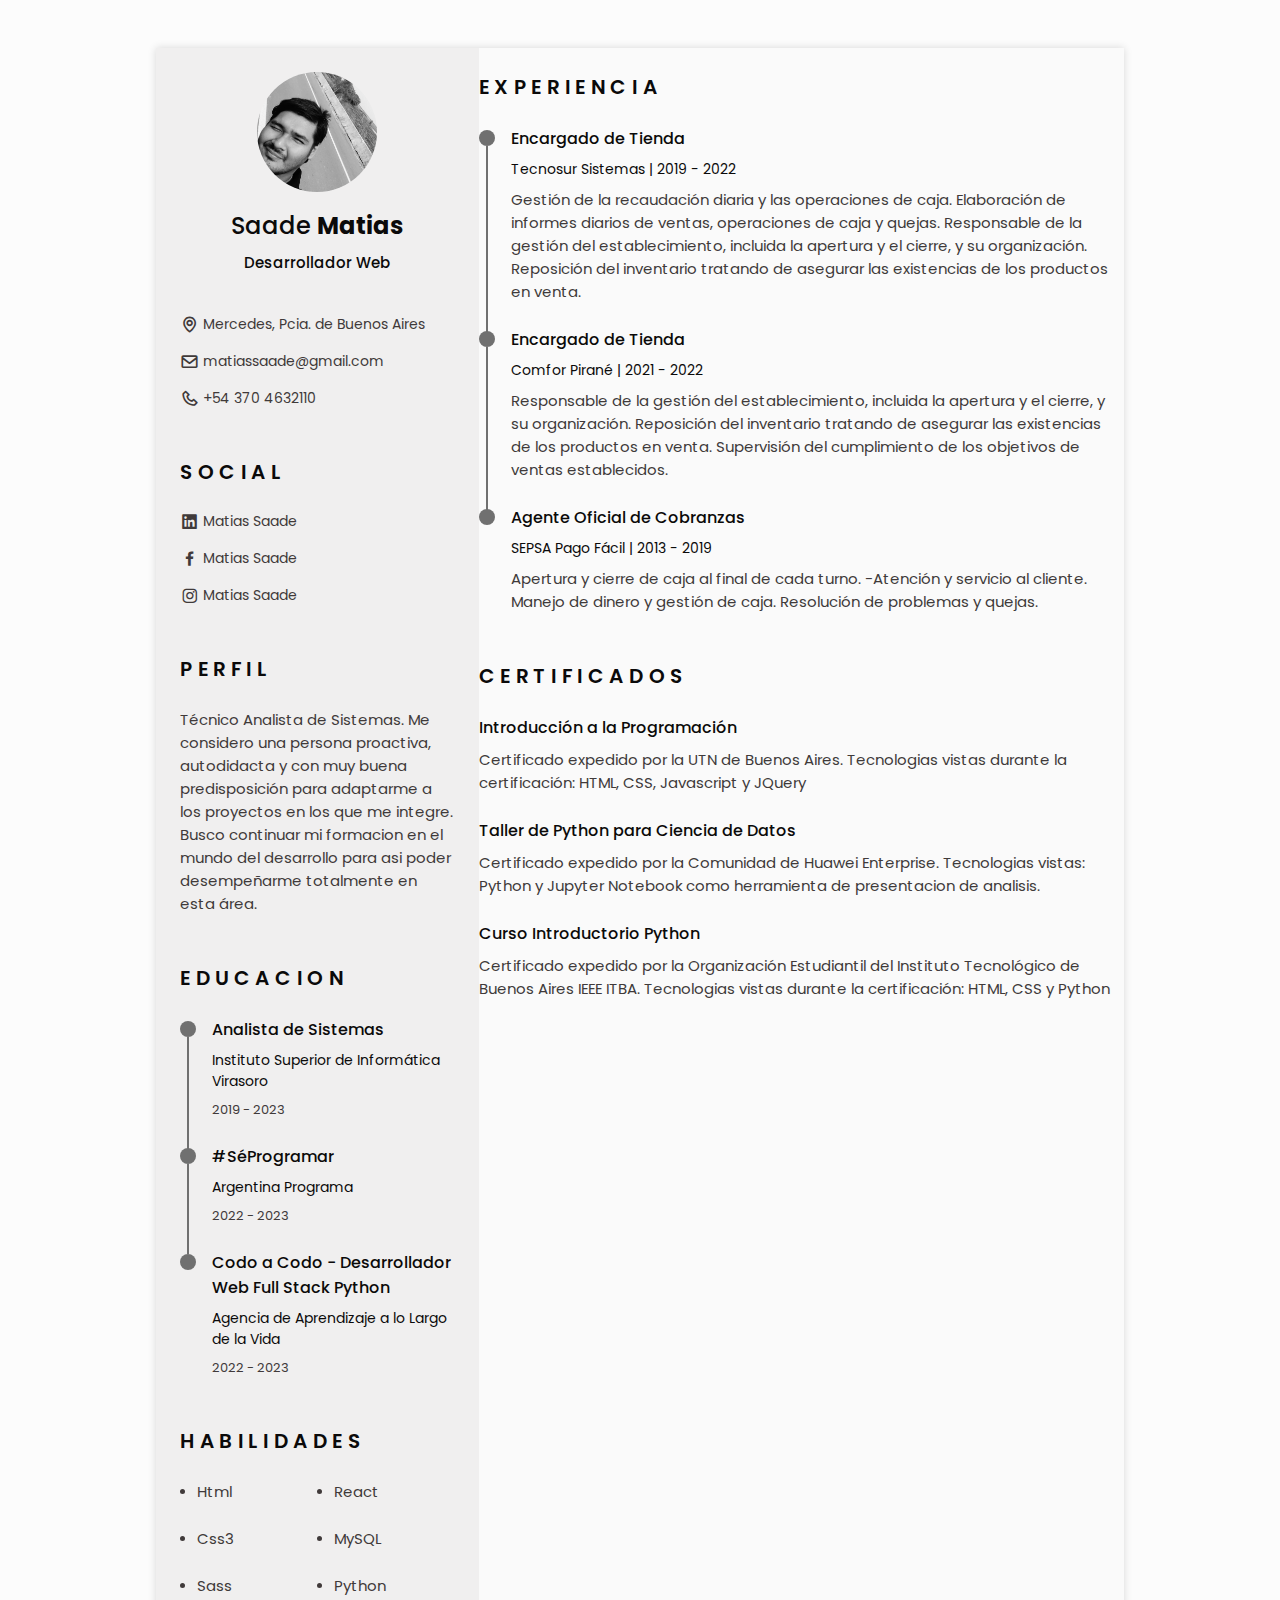
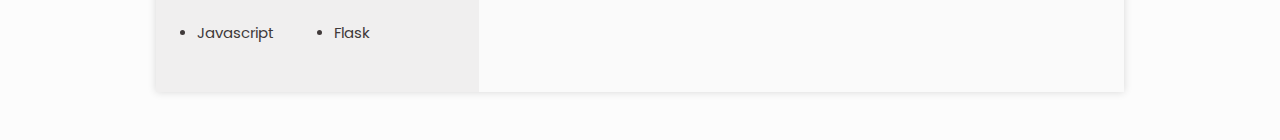
<file: index.html>
<!DOCTYPE html>
    <html lang="es">
    <head>
        <meta charset="UTF-8">
        <meta name="viewport" content="width=device-width, initial-scale=1.0">

        <!--========== BOX ICONS ==========-->
        <link rel="stylesheet" href="https://cdn.jsdelivr.net/npm/boxicons@latest/css/boxicons.min.css">

        <!--========== CSS ==========-->
        <link rel="stylesheet" href="styles.css">

        <title>Matias Saade CV</title>
    </head>
    <body>
        <!--========== HEADER ==========-->
        <header class="l-header" id="header">
        	<nav class="nav bd-container">
				<a href="#" class="nav__logo">M.S.</a>
				<div class="nav__menu" id="nav-menu">
					<ul class="nav__list">
						<li class="nav__item">
							<a href="#inicio" class="nav__link active-link">
								<i class="bx bx-home nav__icon"></i>Inicio
							</a>
						</li>

						<li class="nav__item">
							<a href="#perfil" class="nav__link">
								<i class="bx bx-user nav__icon"></i>Perfil
							</a>
						</li>
						
						<li class="nav__item">
							<a href="#educacion" class="nav__link">
								<i class="bx bx-book nav__icon"></i>Educacion
							</a>
						</li>

						<li class="nav__item">
							<a href="#habilidades" class="nav__link">
								<i class="bx bx-receipt nav__icon"></i>Habilidades
							</a>
						</li>

						<li class="nav__item">
							<a href="#experiencia" class="nav__link">
								<i class="bx bx-briefcase-alt nav__icon"></i>Experiencia
							</a>
						</li>

						<li class="nav__item">
							<a href="#certificados" class="nav__link">
								<i class="bx bx-award nav__icon"></i>Certificados
							</a>
						</li>	
					</ul>	
				</div>
				<div class="nav__toggle" id="nav-toggle">
					<i class="bx bx-grid-alt"></i>
				</div>
			</nav>
        </header>

        <main class="l-main bd-container">
            
            <div class="resume" id="area-cv">
                <div class="resume__left">
                    <!--========== HOME ==========-->
                    <section class="home" id="inicio">
							<div class="home__container section bd-grid" id="">
								<div class="home__data bd-grid" id="">
									<img src="perfil.jpeg" alt="foto de perfil" class="home__img">
									<h1 class="home__title">Saade <b>Matias</b></h1>
									<h3 class="home__profession">Desarrollador Web</h3>
									
									<div class="" id="">
										<a download="" href="assets/pdf/cv.pdf" class="home__button-movil">Descargar CV</a>
									</div>
								</div>
								<div class="home__address bd-grid" id="">
									<span class="home__information">
										<i class="bx bx-map home__icon"></i>Mercedes, Pcia. de Buenos Aires
									</span>
									<span class="home__information">
										<i class="bx bx-envelope home__icon"></i>matiassaade@gmail.com
									</span>
									<span class="home__information">
										<i class="bx bx-phone home__icon"></i>+54 370 4632110
									</span>
								</div>
							</div>
                        

                    </section>          
                    
                    <!--========== SOCIAL ==========-->
                    <section class="social section" id="social">
							<h2 class="section-title">SOCIAL</h2>
							<div class="social__container bd-grid" id="">
								<a href="www.linkedin.com" class="social__link">
									<i class="bx bxl-linkedin-square social__icon"></i>Matias Saade
								</a>
								<a href="www.facebook.com" target="_blank" class="social__link">
									<i class="bx bxl-facebook social__icon"></i>Matias Saade
								</a>
								<a href="www.instagram.com" target="_blank" class="social__link">
									<i class="bx bxl-instagram social__icon"></i>Matias Saade
								</a>
							</div>
                    </section>

                    <!--========== PERFIL ==========-->
                    <section class="profile section" id="perfil">
							<h2 class="section-title">Perfil</h2>
							<p class="profile__description">Técnico Analista de Sistemas. Me considero una persona proactiva, autodidacta y con muy buena predisposición para adaptarme a los proyectos en los que me integre. Busco continuar mi formacion en el mundo del desarrollo para asi poder desempeñarme totalmente en esta área.</p>
						</section>
                    
                    <!--========== EDUCACION ==========-->
                    <section class="education section" id="educacion">
							<h2 class="section-title">Educacion</h2>
							<div class="education__container bd-grid" id="">
							
								<div class="education__content" id="">
									<div class="education__time" id="">
										<span class="education__rounder"></span>
										<span class="education__line"></span>
									</div>
									
									<div class="education__data bd-grid" id="">
										<h3 class="education__title">Analista de Sistemas</h3>
										<span class="education__studies">Instituto Superior de Informática Virasoro</span>
										<span class="education__year">2019 - 2023</span>
									</div>
								</div>
								
								<div class="education__content" id="">
									<div class="education__time" id="">
										<span class="education__rounder"></span>
										<span class="education__line"></span>
									</div>
									
									<div class="education__data bd-grid" id="">
										<h3 class="education__title">#SéProgramar</h3>
										<span class="education__studies">Argentina Programa</span>
										<span class="education__year">2022 - 2023</span>
									</div>
								</div>
								
								<div class="education__content" id="">
									<div class="education__time" id="">
										<span class="education__rounder"></span>
										<!--<span class="education__line"></span>-->
									</div>
									
									<div class="education__data bd-grid" id="">
										<h3 class="education__title">Codo a Codo - Desarrollador Web Full Stack Python</h3>
										<span class="education__studies">Agencia de Aprendizaje a lo Largo de la Vida</span>
										<span class="education__year">2022 - 2023</span>
									</div>
								</div>
							</div>
                    </section>


                    <!--========== HABILIDADES  ==========-->
                    <section class="skills section" id="habilidades">
							<h2 class="section-title">Habilidades</h2>
							
							<div class="skills__content bd-grid" id="">
							
								<ul class="skills__data">
									<li class="skills__name">
										<span class="skills__circle"></span>Html
									</li>
									<li class="skills__name">
										<span class="skills__circle"></span>Css3
									</li>
									<li class="skills__name">
										<span class="skills__circle"></span>Sass
									</li>
									<li class="skills__name">
										<span class="skills__circle"></span>Javascript
									</li>
								</ul>
								
								<ul class="skills__data">
									<li class="skills__name">
										<span class="skills__circle"></span>React
									</li>
									<li class="skills__name">
										<span class="skills__circle"></span>MySQL
									</li>
									<li class="skills__name">
										<span class="skills__circle"></span>Python
									</li>
									<li class="skills__name">
										<span class="skills__circle"></span>Flask
									</li>
								</ul>			
							</div>
                    </section>

                </div>

                <div class="resume__right">
                    <!--========== EXPERIENCIA ==========-->
                    <section class="experience section" id="experiencia">
							<h2 class="section-title">Experiencia</h2>
							
							<div class="experience__container bd-grid" id="">
							
								<div class="experience__content" id="">
									<div class="experience__time" id="">
										<span class="experience__rounder"></span>
										<span class="experience__line"></span>
									</div>
									
									<div class="experience__data bd-grid" id="">
										<h3 class="experience__title">Encargado de Tienda</h3>
										<span class="experience__company">Tecnosur Sistemas | 2019 - 2022</span>
										<p class="experience__description">Gestión de la recaudación diaria y las operaciones de caja. Elaboración de informes diarios de ventas, operaciones de caja y quejas. Responsable de la gestión del establecimiento, incluida la apertura y el cierre, y su organización. Reposición del inventario tratando de asegurar las existencias de los productos en venta.</p>
									</div>
								</div>
								
								<div class="experience__content" id="">
									<div class="experience__time" id="">
										<span class="experience__rounder"></span>
										<span class="experience__line"></span>
									</div>
									
									<div class="experience__data bd-grid" id="">
										<h3 class="experience__title">Encargado de Tienda</h3>
										<span class="experience__company">Comfor Pirané | 2021 - 2022</span>
										<p class="experience__description">Responsable de la gestión del establecimiento, incluida la apertura y el cierre, y su organización. Reposición del inventario tratando de asegurar las existencias de los productos en venta. Supervisión del cumplimiento de los objetivos de ventas establecidos.</p>
									</div>
								</div>
								
								<div class="experience__content" id="">
									<div class="experience__time" id="">
										<span class="experience__rounder"></span>
										<!--<span class="experience__line"></span>-->
									</div>
									
									<div class="experience__data bd-grid" id="">
										<h3 class="experience__title">Agente Oficial de Cobranzas</h3>
										<span class="experience__company">SEPSA Pago Fácil | 2013 - 2019</span>
										<p class="experience__description">Apertura y cierre de caja al final de cada turno. -Atención y servicio al cliente. Manejo de dinero y gestión de caja. Resolución de problemas y quejas.</p>
									</div>
								</div>
								
								
							</div>
                        
                    </section>

                    <!--========== CERTIFICADOS ==========-->
                    <section class="certificate section" id="certificados">
							
							<h2 class="section-title">Certificados</h2>
							<div class="certificate__container bd-grid" id="">
							
								<div class="certificate__content" id="">
									<h3 class="certificate__title">Introducción a la Programación</h3>
									<p class="certificate__description">Certificado expedido por la UTN de Buenos Aires. Tecnologias vistas durante la certificación: HTML, CSS, Javascript y JQuery</p>
								</div>
								<div class="certificate__content" id="">
									<h3 class="certificate__title">Taller de Python para Ciencia de Datos</h3>
									<p class="certificate__description">Certificado expedido por la Comunidad de Huawei Enterprise. Tecnologias vistas: Python y Jupyter Notebook como herramienta de presentacion de analisis. </p>
								</div>
								<div class="certificate__content" id="">
									<h3 class="certificate__title">Curso Introductorio Python</h3>
									<p class="certificate__description">Certificado expedido por la Organización Estudiantil del Instituto Tecnológico de Buenos Aires IEEE ITBA. Tecnologias vistas durante la certificación: HTML, CSS y Python</p>
								</div>
								
								
							</div>
                        
                    </section>

                    
                </div>
            </div>        
        </main>

        <!--========== SCROLL TOP ==========-->
			<a href="#inicio" class="scrolltop" id="scroll-top">
				<i class="bx bx-up-arrow-alt scrolltop__icon"></i>
			</a>

        

        <!--========== MAIN JS ==========-->
        <script src="main.js"></script>
    </body>
</html>
</file>
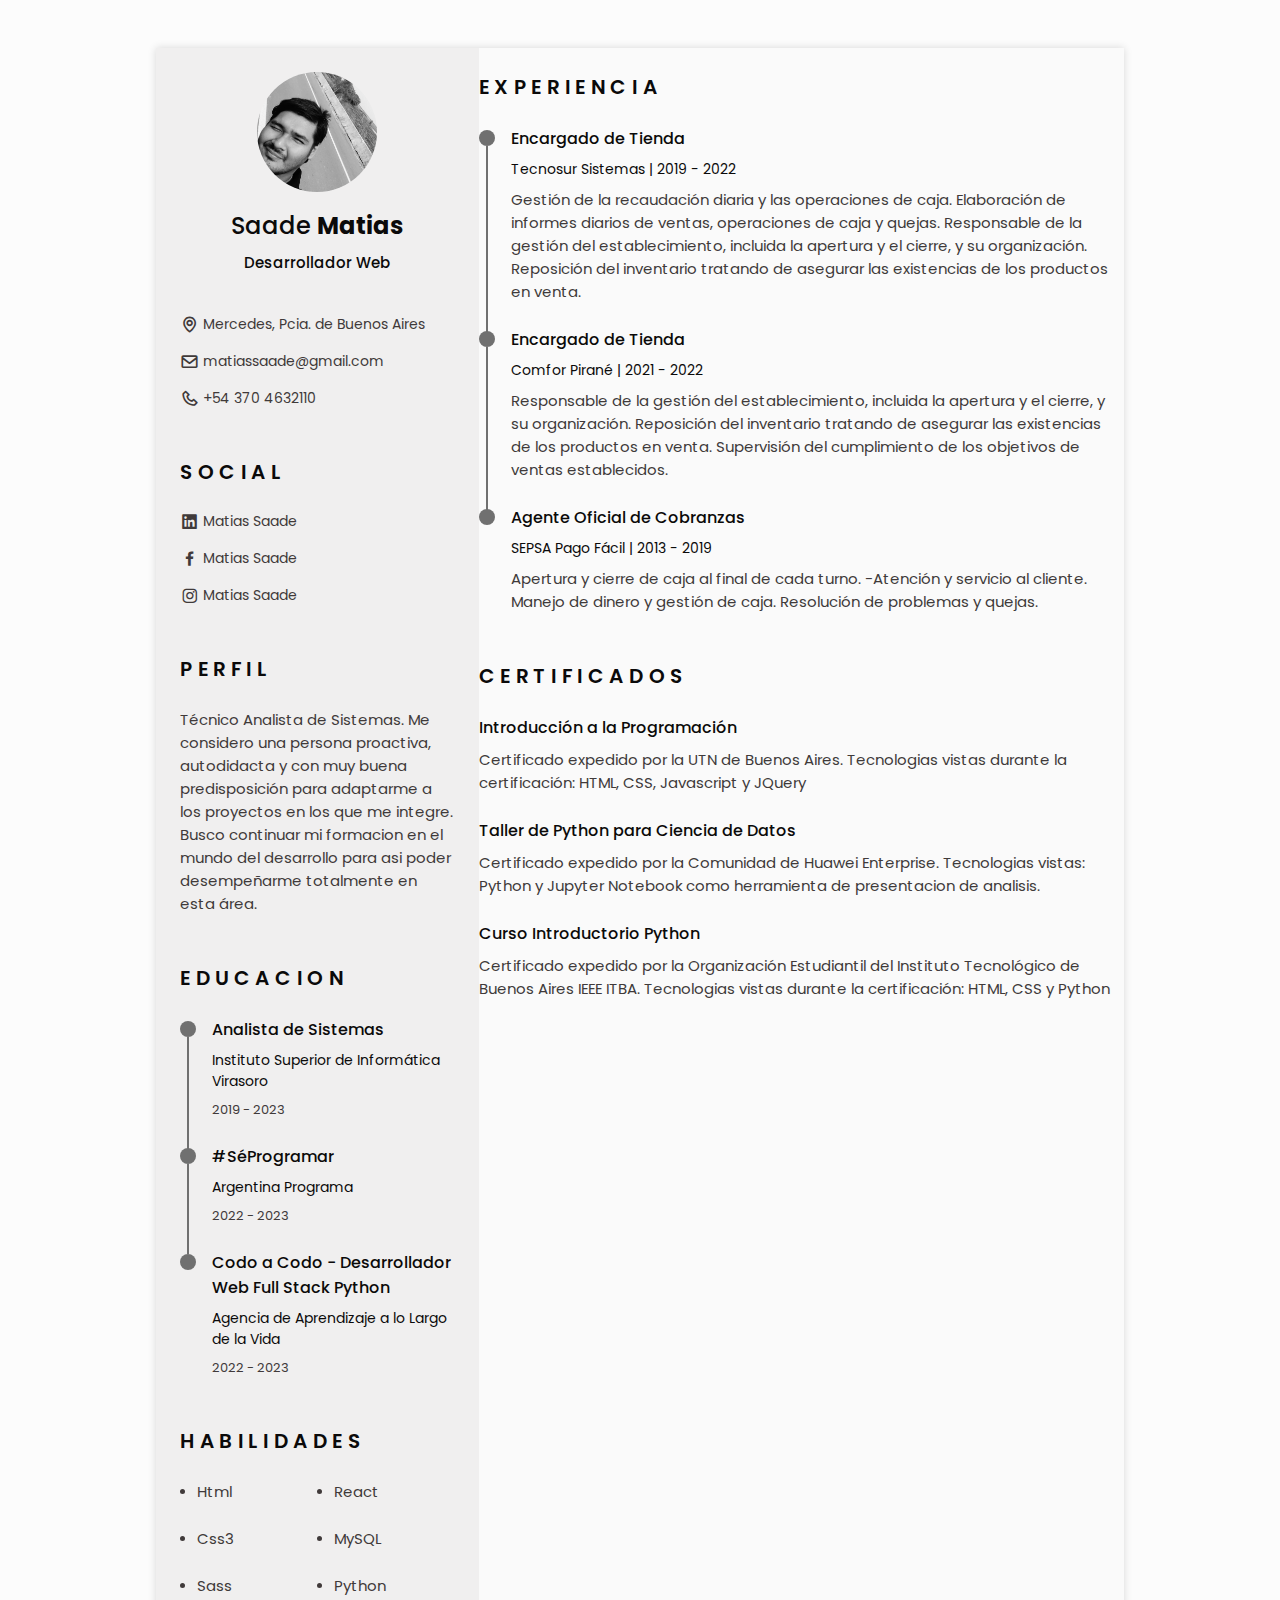
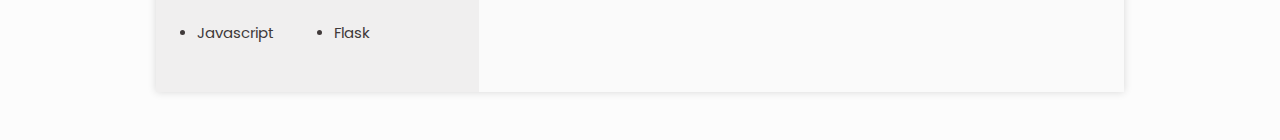
<file: cv_matias.html>
<!DOCTYPE html>
    <html lang="es">
    <head>
        <meta charset="UTF-8">
        <meta name="viewport" content="width=device-width, initial-scale=1.0">

        <!--========== BOX ICONS ==========-->
        <link rel="stylesheet" href="https://cdn.jsdelivr.net/npm/boxicons@latest/css/boxicons.min.css">

        <!--========== CSS ==========-->
        <link rel="stylesheet" href="styles.css">

        <title>Matias Saade CV</title>
    </head>
    <body>
        <!--========== HEADER ==========-->
        <header class="l-header" id="header">
        	<nav class="nav bd-container">
				<a href="#" class="nav__logo">M.S.</a>
				<div class="nav__menu" id="nav-menu">
					<ul class="nav__list">
						<li class="nav__item">
							<a href="#inicio" class="nav__link active-link">
								<i class="bx bx-home nav__icon"></i>Inicio
							</a>
						</li>

						<li class="nav__item">
							<a href="#perfil" class="nav__link">
								<i class="bx bx-user nav__icon"></i>Perfil
							</a>
						</li>
						
						<li class="nav__item">
							<a href="#educacion" class="nav__link">
								<i class="bx bx-book nav__icon"></i>Educacion
							</a>
						</li>

						<li class="nav__item">
							<a href="#habilidades" class="nav__link">
								<i class="bx bx-receipt nav__icon"></i>Habilidades
							</a>
						</li>

						<li class="nav__item">
							<a href="#experiencia" class="nav__link">
								<i class="bx bx-briefcase-alt nav__icon"></i>Experiencia
							</a>
						</li>

						<li class="nav__item">
							<a href="#certificados" class="nav__link">
								<i class="bx bx-award nav__icon"></i>Certificados
							</a>
						</li>	
					</ul>	
				</div>
				<div class="nav__toggle" id="nav-toggle">
					<i class="bx bx-grid-alt"></i>
				</div>
			</nav>
        </header>

        <main class="l-main bd-container">
            
            <div class="resume" id="area-cv">
                <div class="resume__left">
                    <!--========== HOME ==========-->
                    <section class="home" id="inicio">
							<div class="home__container section bd-grid" id="">
								<div class="home__data bd-grid" id="">
									<img src="perfil.jpeg" alt="foto de perfil" class="home__img">
									<h1 class="home__title">Saade <b>Matias</b></h1>
									<h3 class="home__profession">Desarrollador Web</h3>
									
									<div class="" id="">
										<a download="" href="assets/pdf/cv.pdf" class="home__button-movil">Descargar CV</a>
									</div>
								</div>
								<div class="home__address bd-grid" id="">
									<span class="home__information">
										<i class="bx bx-map home__icon"></i>Mercedes, Pcia. de Buenos Aires
									</span>
									<span class="home__information">
										<i class="bx bx-envelope home__icon"></i>matiassaade@gmail.com
									</span>
									<span class="home__information">
										<i class="bx bx-phone home__icon"></i>+54 370 4632110
									</span>
								</div>
							</div>
                        
                        <!-- Boton para cambiar tema -->
                        
    
                        <!-- boton para generar pdf y descargarlo -->

                    </section>          
                    
                    <!--========== SOCIAL ==========-->
                    <section class="social section" id="social">
							<h2 class="section-title">SOCIAL</h2>
							<div class="social__container bd-grid" id="">
								<a href="www.linkedin.com" class="social__link">
									<i class="bx bxl-linkedin-square social__icon"></i>Matias Saade
								</a>
								<a href="www.facebook.com" target="_blank" class="social__link">
									<i class="bx bxl-facebook social__icon"></i>Matias Saade
								</a>
								<a href="www.instagram.com" target="_blank" class="social__link">
									<i class="bx bxl-instagram social__icon"></i>Matias Saade
								</a>
							</div>
                    </section>

                    <!--========== PERFIL ==========-->
                    <section class="profile section" id="perfil">
							<h2 class="section-title">Perfil</h2>
							<p class="profile__description">Técnico Analista de Sistemas. Me considero una persona proactiva, autodidacta y con muy buena predisposición para adaptarme a los proyectos en los que me integre. Busco continuar mi formacion en el mundo del desarrollo para asi poder desempeñarme totalmente en esta área.</p>
						</section>
                    
                    <!--========== EDUCACION ==========-->
                    <section class="education section" id="educacion">
							<h2 class="section-title">Educacion</h2>
							<div class="education__container bd-grid" id="">
							
								<div class="education__content" id="">
									<div class="education__time" id="">
										<span class="education__rounder"></span>
										<span class="education__line"></span>
									</div>
									
									<div class="education__data bd-grid" id="">
										<h3 class="education__title">Analista de Sistemas</h3>
										<span class="education__studies">Instituto Superior de Informática Virasoro</span>
										<span class="education__year">2019 - 2023</span>
									</div>
								</div>
								
								<div class="education__content" id="">
									<div class="education__time" id="">
										<span class="education__rounder"></span>
										<span class="education__line"></span>
									</div>
									
									<div class="education__data bd-grid" id="">
										<h3 class="education__title">#SéProgramar</h3>
										<span class="education__studies">Argentina Programa</span>
										<span class="education__year">2022 - 2023</span>
									</div>
								</div>
								
								<div class="education__content" id="">
									<div class="education__time" id="">
										<span class="education__rounder"></span>
										<!--<span class="education__line"></span>-->
									</div>
									
									<div class="education__data bd-grid" id="">
										<h3 class="education__title">Codo a Codo - Desarrollador Web Full Stack Python</h3>
										<span class="education__studies">Agencia de Aprendizaje a lo Largo de la Vida</span>
										<span class="education__year">2022 - 2023</span>
									</div>
								</div>
							</div>
                    </section>


                    <!--========== HABILIDADES  ==========-->
                    <section class="skills section" id="habilidades">
							<h2 class="section-title">Habilidades</h2>
							
							<div class="skills__content bd-grid" id="">
							
								<ul class="skills__data">
									<li class="skills__name">
										<span class="skills__circle"></span>Html
									</li>
									<li class="skills__name">
										<span class="skills__circle"></span>Css3
									</li>
									<li class="skills__name">
										<span class="skills__circle"></span>Sass
									</li>
									<li class="skills__name">
										<span class="skills__circle"></span>Javascript
									</li>
								</ul>
								
								<ul class="skills__data">
									<li class="skills__name">
										<span class="skills__circle"></span>React
									</li>
									<li class="skills__name">
										<span class="skills__circle"></span>MySQL
									</li>
									<li class="skills__name">
										<span class="skills__circle"></span>Python
									</li>
									<li class="skills__name">
										<span class="skills__circle"></span>Flask
									</li>
								</ul>			
							</div>
                    </section>

                </div>

                <div class="resume__right">
                    <!--========== EXPERIENCIA ==========-->
                    <section class="experience section" id="experiencia">
							<h2 class="section-title">Experiencia</h2>
							
							<div class="experience__container bd-grid" id="">
							
								<div class="experience__content" id="">
									<div class="experience__time" id="">
										<span class="experience__rounder"></span>
										<span class="experience__line"></span>
									</div>
									
									<div class="experience__data bd-grid" id="">
										<h3 class="experience__title">Encargado de Tienda</h3>
										<span class="experience__company">Tecnosur Sistemas | 2019 - 2022</span>
										<p class="experience__description">Gestión de la recaudación diaria y las operaciones de caja. Elaboración de informes diarios de ventas, operaciones de caja y quejas. Responsable de la gestión del establecimiento, incluida la apertura y el cierre, y su organización. Reposición del inventario tratando de asegurar las existencias de los productos en venta.</p>
									</div>
								</div>
								
								<div class="experience__content" id="">
									<div class="experience__time" id="">
										<span class="experience__rounder"></span>
										<span class="experience__line"></span>
									</div>
									
									<div class="experience__data bd-grid" id="">
										<h3 class="experience__title">Encargado de Tienda</h3>
										<span class="experience__company">Comfor Pirané | 2021 - 2022</span>
										<p class="experience__description">Responsable de la gestión del establecimiento, incluida la apertura y el cierre, y su organización. Reposición del inventario tratando de asegurar las existencias de los productos en venta. Supervisión del cumplimiento de los objetivos de ventas establecidos.</p>
									</div>
								</div>
								
								<div class="experience__content" id="">
									<div class="experience__time" id="">
										<span class="experience__rounder"></span>
										<!--<span class="experience__line"></span>-->
									</div>
									
									<div class="experience__data bd-grid" id="">
										<h3 class="experience__title">Agente Oficial de Cobranzas</h3>
										<span class="experience__company">SEPSA Pago Fácil | 2013 - 2019</span>
										<p class="experience__description">Apertura y cierre de caja al final de cada turno. -Atención y servicio al cliente. Manejo de dinero y gestión de caja. Resolución de problemas y quejas.</p>
									</div>
								</div>
								
								
							</div>
                        
                    </section>

                    <!--========== CERTIFICADOS ==========-->
                    <section class="certificate section" id="certificados">
							
							<h2 class="section-title">Certificados</h2>
							<div class="certificate__container bd-grid" id="">
							
								<div class="certificate__content" id="">
									<h3 class="certificate__title">Introducción a la Programación</h3>
									<p class="certificate__description">Certificado expedido por la UTN de Buenos Aires. Tecnologias vistas durante la certificación: HTML, CSS, Javascript y JQuery</p>
								</div>
								<div class="certificate__content" id="">
									<h3 class="certificate__title">Taller de Python para Ciencia de Datos</h3>
									<p class="certificate__description">Certificado expedido por la Comunidad de Huawei Enterprise. Tecnologias vistas: Python y Jupyter Notebook como herramienta de presentacion de analisis. </p>
								</div>
								<div class="certificate__content" id="">
									<h3 class="certificate__title">Curso Introductorio Python</h3>
									<p class="certificate__description">Certificado expedido por la Organización Estudiantil del Instituto Tecnológico de Buenos Aires IEEE ITBA. Tecnologias vistas durante la certificación: HTML, CSS y Python</p>
								</div>
								
								
							</div>
                        
                    </section>

                    
                </div>
            </div>        
        </main>

        <!--========== SCROLL TOP ==========-->
			<a href="#inicio" class="scrolltop" id="scroll-top">
				<i class="bx bx-up-arrow-alt scrolltop__icon"></i>
			</a>

        

        <!--========== MAIN JS ==========-->
        <script src="main.js"></script>
    </body>
</html>
</file>
<file: styles.css>
/*===== GOOGLE FONTS =====*/
@import url('https://fonts.googleapis.com/css2?family=Poppins:wght@400;500;600&display=swap');

/*===== VARIABLES CSS =====*/
:root {
  --header-height: 3rem;
  
  /*========== Colores ==========*/
  --title-color: #0B0A0A;
  --text-color: #403A3A;
  --text-color-light: #707070;
  --container-color: #FAFAFA;
  --container-color-alt: #F0EFEF;
  --body-color: #FCFCFC;

  /*========== Fuente ==========*/
  --body-font: 'Poppins', sans-serif;
  --h1-font-size: 1.5rem;
  --h2-font-size: 1.25rem;
  --h3-font-size: 1rem;
  --normal-font-size: .938rem;
  --small-font-size: .875rem;
  --smaller-font-size: .813rem;

  /*========== Font weight ==========*/
  --font-medium: 500;
  --font-semi-bold: 600;

  /*========== Margenes ==========*/
  --mb-1: .5rem;
  --mb-2: 1rem;
  --mb-3: 1.5rem;

  /*========== z index ==========*/
  --z-tooltip: 10;
  --z-fixed: 100;
}

/*========== BASE ==========*/
*,::before,::after{
	box-sizing: border-box;
}

html{
	scroll-behavior: smooth;
}



/*========== Boton descargar pdf ==========*/


/*========== Modificaciones para hoja A4 ==========*/
body{
	margin: 0 0 var(--header-height) 0;
	padding: 0;
	font-family: var(--body-font);
	font-size: var(--normal-font-size);
	background-color: var(--body-color);
	color: var(--text-color);
}

h1,h2,h3,ul,p{
	margin: 0;
}

h1,h2,h3{
	color: var(--title-color);
	font-weight: var(--font-medium);
}

ul{
	padding: 0;
	list-style: none;
}

a{
	text-decoration: none;
}

img{
	max-width: 100%;
	height: auto;
}

/*========== CLASES ==========*/

.section{
	padding: 1.5rem 0;
}

.section-title{
	font-size: var(--h2-font-size);
	color: var(--title-color);
	font-weight: var(--font-semi-bold);
	text-transform: uppercase;
	letter-spacing: .35rem;
	text-align: center;
	margin-bottom: var(--mb-3);
}
/*========== LAYOUT ==========*/
.bd-container{
	max-width: 968px;
	width: calc(100% - 3rem);
	margin-left: var(--mb-3);
	margin-right: var(--mb-3);
}

.bd-grid{
	display: grid;
	gap: 1.5rem;
}

.l-header{
	width: 100%;
	position: fixed;
	bottom: 0;
	left: 0;
	z-index: var(--z-fixed);
	background-color: var(--body-color);
	box-shadow: 0 -1px 4px rgba(0,0,0,.1);
	transition: .3s;
}
/*========== NAV ==========*/
.nav{
	height: var(--header-height);
	display: flex;
	justify-content: space-between;
	align-items: center;
}

@media screen and (max-width: 968px){
	.nav__menu{
		position: fixed;
		bottom: -100%;
		left: 0;
		width: 100%;
		padding: 2rem 1.5rem;
		background-color: var(--body-color);
		box-shadow: 0 1px 4px rgba(0,0,0,.1);
		border-radius: 1rem 1rem 0 0;
		z-index: var(--z-fixed);
		transition: 0.3s;
	}
}

.nav__logo, .nav__toggle{
	color: var(--title-color);
	font-weight: var(--font-medium);
}

.nav__toggle{
	font-size: 1.2rem;
	cursor: pointer;
}

.nav__item{
	text-align: center;
}

.nav__list{
	display: grid;
	grid-template-columns: repeat(3, 1fr);
	gap: 2rem;
}

.nav__link{
	display: flex;
	flex-direction: column;
	font-size: var(--smaller-font-size);
	color: var(--text-color-light);
	font-weight: var(--font-medium);
}

.nav__link:hover{
	color: var(--title-color);
}

.nav__icon{
	font-size: 1.2rem;
	margin-bottom:  var(--mb-1);
}

/* Mostrar menu */
.show-menu{
	bottom: var(--header-height);
}

/* Active menu link */
.active-link{
	color: var(--title-color);
}

/*========== HOME ==========*/
.home{
	position: relative;
}

.home__container{
	gap: 3rem;
}

.home__data{
	gap: .5rem;
	text-align: center;
}

.home__img{
	width: 120px;
	height: 120px;
	border-radius: 50%;
	justify-self: center;
	margin-bottom: var(--mb-1);
	filter: grayscale(1);
}

.home__title{
	font-size: var(--h1-font-size);
}

.home__profession{
	font-size: var(--normal-font-size);
	margin-bottom: var(--mb-1);
}

.home__address{
	gap: 1rem;
}

.home__information{
	display: flex;
	align-items: center;
	font-size: var(--small-font-size);
}

.home__icon{
	font-size: 1.2rem;
	margin-right: .25rem;
}

.home__button-movil{
	display: inline-block;
	border: 2px solid var(--text-color);
	color: var(--title-color);
	padding: 1rem 2rem;
	border-radius: .25rem;
	transition: .3s;
	font-weight: var(--font-medium);
	margin-top: var(--mb-3);
}

.home__button-movil:hover{
	background-color: var(--text-color);
	color: var(--container-color);
}
/*========== REDES ==========*/

.social__container{
	grid-template-columns: max-content;
	gap: 1rem;
}

.social__link{
	display: inline-flex;
	align-items: center;
	font-size: var(--small-font-size);
	color: var(--text-color);
}

.social__link:hover{
	color: var(--title-color);
}

.social__icon{
	font-size: 1.2rem;
	margin-right: .25rem;
}


/*========== PERFIL ==========*/
.profile__description{
	text-align: center;
}

/*========== EDUCACION Y EXPERIENCIA ==========*/

.education__content, .experience__content{
	display: flex;
}

.education__time, .experience__time{
	padding-right: 1rem;
}

.education__rounder, .experience__rounder{
	position: relative;
	display: block;
	width: 16px;
	height: 16px;
	background-color: var(--text-color-light);
	border-radius: 50%;
	margin-top: .25rem;
}

.education__line, .experience__line{
	display: block;
	width: 2px;
	height: 110%;
	background-color: var(--text-color-light);
	transform: translate(7px, 0);
}

.education__data, .experience__data{
	gap: .5rem;
}

.education__title, .experience__title{
	font-size: var(--h3-font-size);
}

.education__studies, .experience__company{
	font-size: var(--small-font-size);
	color: var(--title-color);
}

.education__year{
	font-size: var(--smaller-font-size);
}
/*========== HABILIDADES ==========*/

.skills__content{
	grid-template-columns: repeat(2, 1fr);
}

.skills__content{
	gap: 0;
}

.skills__name{
	display: flex;
	align-items: center;
	margin-bottom: var(--mb-3);
}

.skills__circle{
	display: inline-block;
	width: 5px;
	height: 5px;
	background-color: var(--text-color);
	border-radius: 50%;
	margin-right: .75rem;
}




/*========== CERTIFICADOS ==========*/

.certificate__title{
	font-size: var(--h3-font-size);
	margin-bottom: var(--mb-1);
}




/* Scroll top */

.scrolltop{
	position: fixed;
	right: 1rem;
	bottom: -20%;
	display: flex;
	justify-content: center;
	align-items: center;
	padding: .3rem;
	background-color: var(--container-color-alt);
	border-radius: .4rem;
	z-index: var(--z-tooltip);
	transition: .4s;
	visibility: hidden;
}

.scrolltop__icon{
	font-size: 1.2rem;
	color: var(--text-color);
}

.show-scroll{
	visibility: visible;
	bottom: 5rem;
}


/*========== MEDIA QUERIES ==========*/ 

/* 2 columnas */

@media screen and (max-width:320px){
	.nav__list{
		grid-template-columns: repeat(2, 1fr);
		gap: 1rem .5rem;
	}
}



/* Para pantallas mas grandes */

@media screen and (min-width:968px){
	body{
		margin: 3rem 0;
	}
	
	.bd-container{
		margin-right: auto;
		margin-left: auto;
	}
	
	.l-header, .scrolltop{
		display: none;
	}
	
	.resume{
		display: grid;
		grid-template-columns: .5fr 1fr;
		background-color: var(--container-color);
		box-shadow: 0 0 8px rgba(13, 12, 12, .15);
	}
	
	.resume__left{
		background-color: var(--container-color-alt);
	}
	
	.resume__left, .resume__rigth{
		padding: 0 1.5rem;
	}
	
	.section-title, .profile__description{
		text-align: initial;
	}
	
	.home__container{
		gap: 1.5rem;
	}
	
	.home__button-movil{
		display: none;
	}
}
</file>
